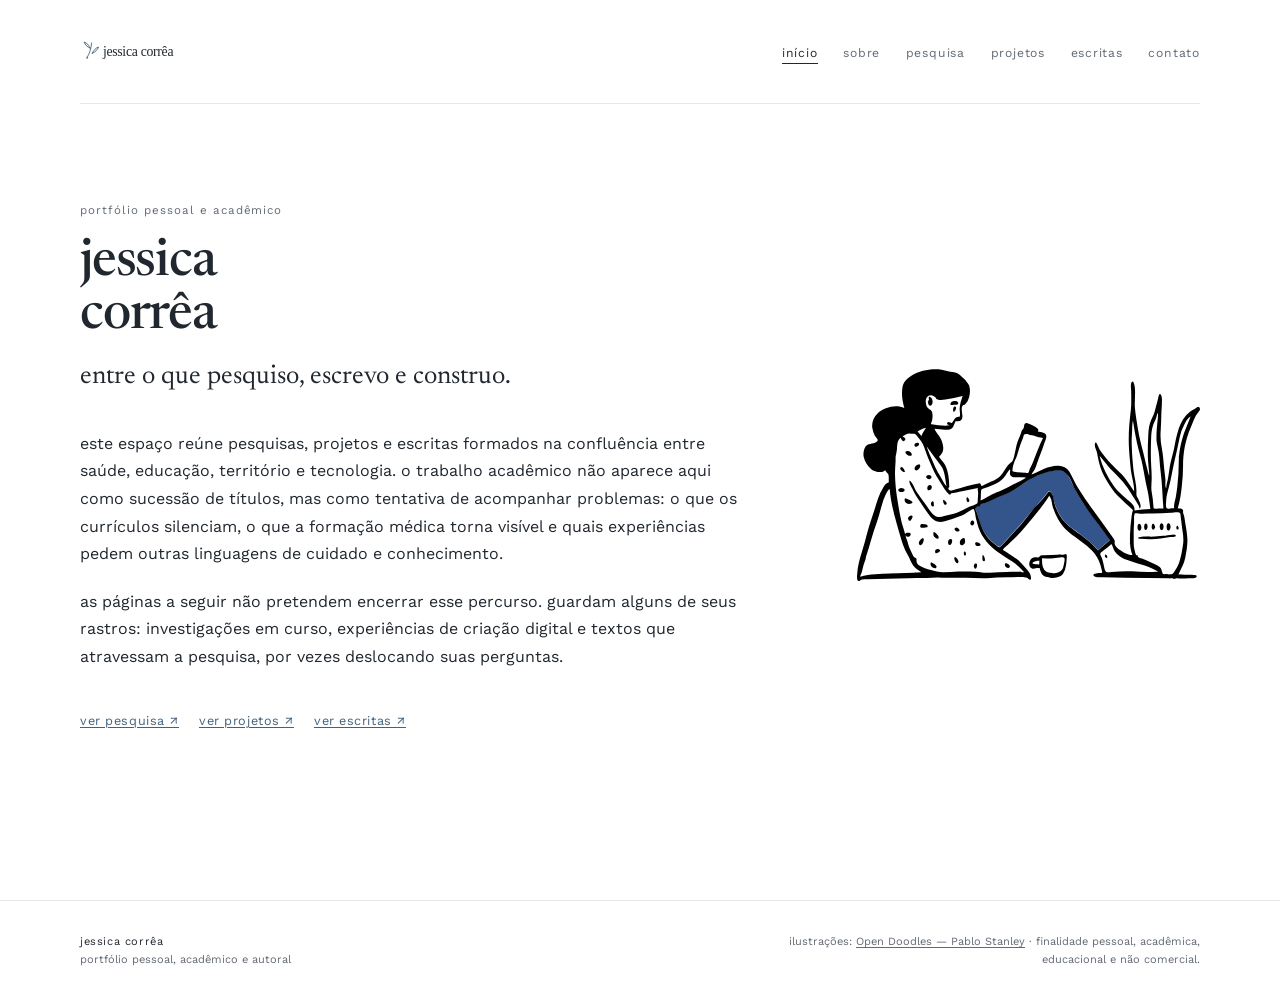
<file: portfolio-jessica-correa-publicacao/index.html>
<!doctype html>
<html lang="pt-BR">
  <head>
    <meta charset="utf-8">
    <meta name="viewport" content="width=device-width, initial-scale=1">
    <meta name="description" content="pesquisa, educação, saúde, tecnologia e escritas de jessica corrêa.">
    <title>jessica corrêa — pesquisa, educação, saúde e tecnologia</title>
    <link rel="canonical" href="https://jessicacorrea.study/">
    <link rel="icon" type="image/svg+xml" href="assets/images/favicon.svg">
    <meta property="og:type" content="website">
    <meta property="og:locale" content="pt_BR">
    <meta property="og:site_name" content="jessica corrêa">
    <meta property="og:title" content="jessica corrêa — pesquisa, educação, saúde e tecnologia">
    <meta property="og:description" content="pesquisas, projetos e escritas formados na confluência entre saúde, educação, território e tecnologia.">
    <meta property="og:url" content="https://jessicacorrea.study/">
    <meta property="og:image" content="https://jessicacorrea.study/assets/images/og-jessica-correa-v2.png">
    <meta property="og:image:type" content="image/png">
    <meta property="og:image:width" content="1200">
    <meta property="og:image:height" content="630">
    <meta property="og:image:alt" content="jessica corrêa — pesquisa, educação, saúde e tecnologia.">
    <meta name="twitter:card" content="summary_large_image">
    <meta name="twitter:title" content="jessica corrêa — pesquisa, educação, saúde e tecnologia">
    <meta name="twitter:description" content="pesquisas, projetos e escritas em saúde, educação, território e tecnologia.">
    <meta name="twitter:image" content="https://jessicacorrea.study/assets/images/og-jessica-correa-v2.png">
    <link rel="stylesheet" href="assets/css/style.css">
    <script defer src="assets/js/main.js"></script>
  </head>
  <body>
    <a class="skip-link" href="#conteudo">ir para o conteúdo</a>
    <header class="site-shell site-header">
      <a class="wordmark" href="/" aria-label="jessica corrêa"><img class="brand-logo" src="assets/images/logo-jessica-correa.svg" alt="jessica corrêa"></a>
      <button class="nav-toggle" type="button" data-nav-toggle aria-expanded="false" aria-controls="navegacao">menu</button>
      <nav class="site-nav" id="navegacao" data-site-nav aria-label="navegação principal">
        <ul>
          <li><a href="/" aria-current="page">início</a></li>
          <li><a href="sobre/">sobre</a></li>
          <li><a href="pesquisa/">pesquisa</a></li>
          <li><a href="projetos/">projetos</a></li>
          <li><a href="escritas/">escritas</a></li>
          <li><a href="contato/">contato</a></li>
        </ul>
      </nav>
    </header>

    <main id="conteudo" class="site-shell home">
      <div class="home__content">
        <p class="eyebrow">portfólio pessoal e acadêmico</p>
        <h1>jessica<br>corrêa</h1>
        <p class="lede">entre o que pesquiso, escrevo e construo.</p>
        <div class="prose" style="margin-top: 2.2rem;">
          <p>este espaço reúne pesquisas, projetos e escritas formados na confluência entre saúde, educação, território e tecnologia. o trabalho acadêmico não aparece aqui como sucessão de títulos, mas como tentativa de acompanhar problemas: o que os currículos silenciam, o que a formação médica torna visível e quais experiências pedem outras linguagens de cuidado e conhecimento.</p>
          <p>as páginas a seguir não pretendem encerrar esse percurso. guardam alguns de seus rastros: investigações em curso, experiências de criação digital e textos que atravessam a pesquisa, por vezes deslocando suas perguntas.</p>
        </div>
        <p class="home__links"><a class="text-link" href="pesquisa/">ver pesquisa ↗</a><a class="text-link" href="projetos/">ver projetos ↗</a><a class="text-link" href="escritas/">ver escritas ↗</a></p>
      </div>
      <figure class="home__visual home__reading" aria-hidden="true">
        <img src="assets/images/open-doodles-reading-side.svg" alt="">
      </figure>
      </div>
    </main>

    <footer class="site-footer">
      <div class="site-shell footer-grid">
        <div>
          <p class="footer-title">jessica corrêa</p>
          <p class="footer-copy">portfólio pessoal, acadêmico e autoral</p>
        </div>
        <p class="credit">ilustrações: <a href="https://www.opendoodles.com/" target="_blank" rel="noreferrer">Open Doodles — Pablo Stanley</a> · finalidade pessoal, acadêmica, educacional e não comercial.</p>
      </div>
    </footer>
  </body>
</html>
</file>
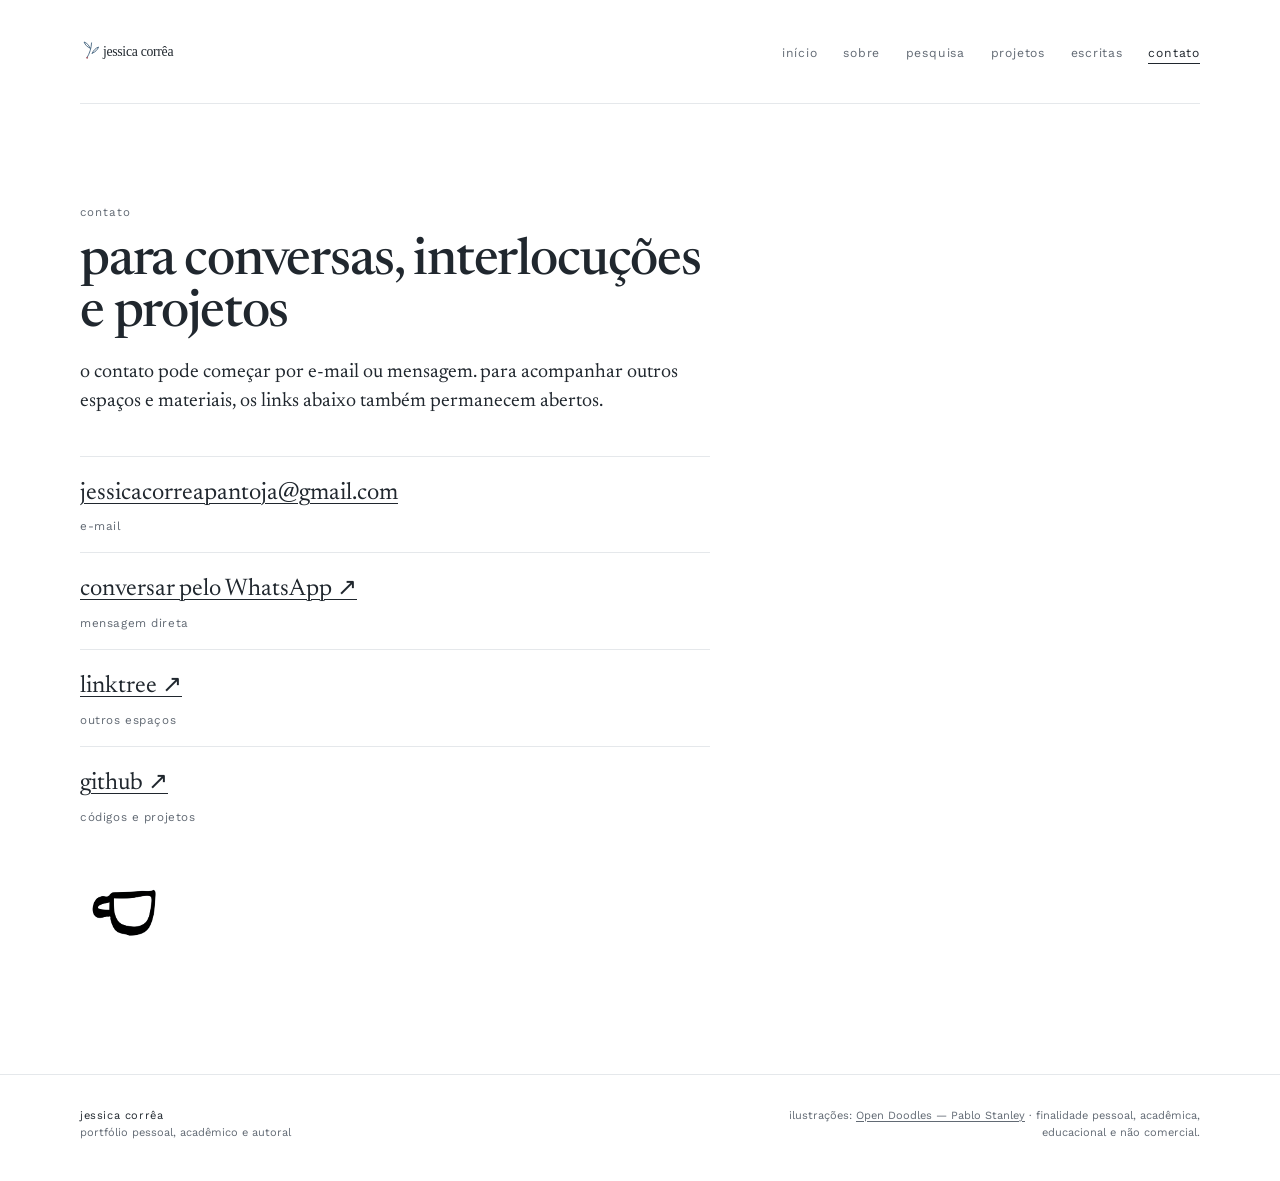
<file: portfolio-jessica-correa-publicacao/contato/index.html>
<!doctype html>
<html lang="pt-BR">
  <head>
    <meta charset="utf-8">
    <meta name="viewport" content="width=device-width, initial-scale=1">
    <meta name="description" content="Contato de jessica corrêa.">
    <title>contato · jessica corrêa</title>
    <link rel="canonical" href="https://jessicacorrea.study/contato/">
    <link rel="icon" type="image/svg+xml" href="../assets/images/favicon.svg">
    <meta property="og:type" content="website">
    <meta property="og:locale" content="pt_BR">
    <meta property="og:site_name" content="jessica corrêa">
    <meta property="og:title" content="contato · jessica corrêa">
    <meta property="og:description" content="para conversas, interlocuções e projetos.">
    <meta property="og:url" content="https://jessicacorrea.study/contato/">
    <meta property="og:image" content="https://jessicacorrea.study/assets/images/og-jessica-correa-v2.png">
    <meta property="og:image:type" content="image/png">
    <meta property="og:image:width" content="1200">
    <meta property="og:image:height" content="630">
    <meta property="og:image:alt" content="jessica corrêa — pesquisa, educação, saúde e tecnologia.">
    <meta name="twitter:card" content="summary_large_image">
    <meta name="twitter:title" content="contato · jessica corrêa">
    <meta name="twitter:description" content="para conversas, interlocuções e projetos.">
    <meta name="twitter:image" content="https://jessicacorrea.study/assets/images/og-jessica-correa-v2.png">
    <link rel="stylesheet" href="../assets/css/style.css">
    <script defer src="../assets/js/main.js"></script>
  </head>
  <body>
    <a class="skip-link" href="#conteudo">ir para o conteúdo</a>
    <header class="site-shell site-header">
      <a class="wordmark" href="../" aria-label="jessica corrêa"><img class="brand-logo" src="../assets/images/logo-jessica-correa.svg" alt="jessica corrêa"></a>
      <button class="nav-toggle" type="button" data-nav-toggle aria-expanded="false" aria-controls="navegacao">menu</button>
      <nav class="site-nav" id="navegacao" data-site-nav aria-label="navegação principal"><ul><li><a href="../">início</a></li><li><a href="../sobre/">sobre</a></li><li><a href="../pesquisa/">pesquisa</a></li><li><a href="../projetos/">projetos</a></li><li><a href="../escritas/">escritas</a></li><li><a href="./" aria-current="page">contato</a></li></ul></nav>
    </header>

    <main id="conteudo" class="site-shell page">
      <div class="contact-block">
        <p class="eyebrow">contato</p>
        <h1>para conversas, interlocuções e projetos</h1>
        <p class="intro">o contato pode começar por e-mail ou mensagem. para acompanhar outros espaços e materiais, os links abaixo também permanecem abertos.</p>
        <ul class="contact-links">
          <li><a href="mailto:jessicacorreapantoja@gmail.com">jessicacorreapantoja@gmail.com</a><span>e-mail</span></li>
          <li><a href="https://wa.me/5511980001003" target="_blank" rel="noreferrer">conversar pelo WhatsApp ↗</a><span>mensagem direta</span></li>
          <li><a href="https://linktr.ee/jssccrr" target="_blank" rel="noreferrer">linktree ↗</a><span>outros espaços</span></li>
          <li><a href="https://github.com/correajessica" target="_blank" rel="noreferrer">github ↗</a><span>códigos e projetos</span></li>
        </ul>
        <figure class="contact-cup" aria-hidden="true"><img src="../assets/images/doodle-xicara.png" alt=""></figure>
      </div>
    </main>

    <footer class="site-footer"><div class="site-shell footer-grid"><div><p class="footer-title">jessica corrêa</p><p class="footer-copy">portfólio pessoal, acadêmico e autoral</p></div><p class="credit">ilustrações: <a href="https://www.opendoodles.com/" target="_blank" rel="noreferrer">Open Doodles — Pablo Stanley</a> · finalidade pessoal, acadêmica, educacional e não comercial.</p></div></footer>
  </body>
</html>
</file>
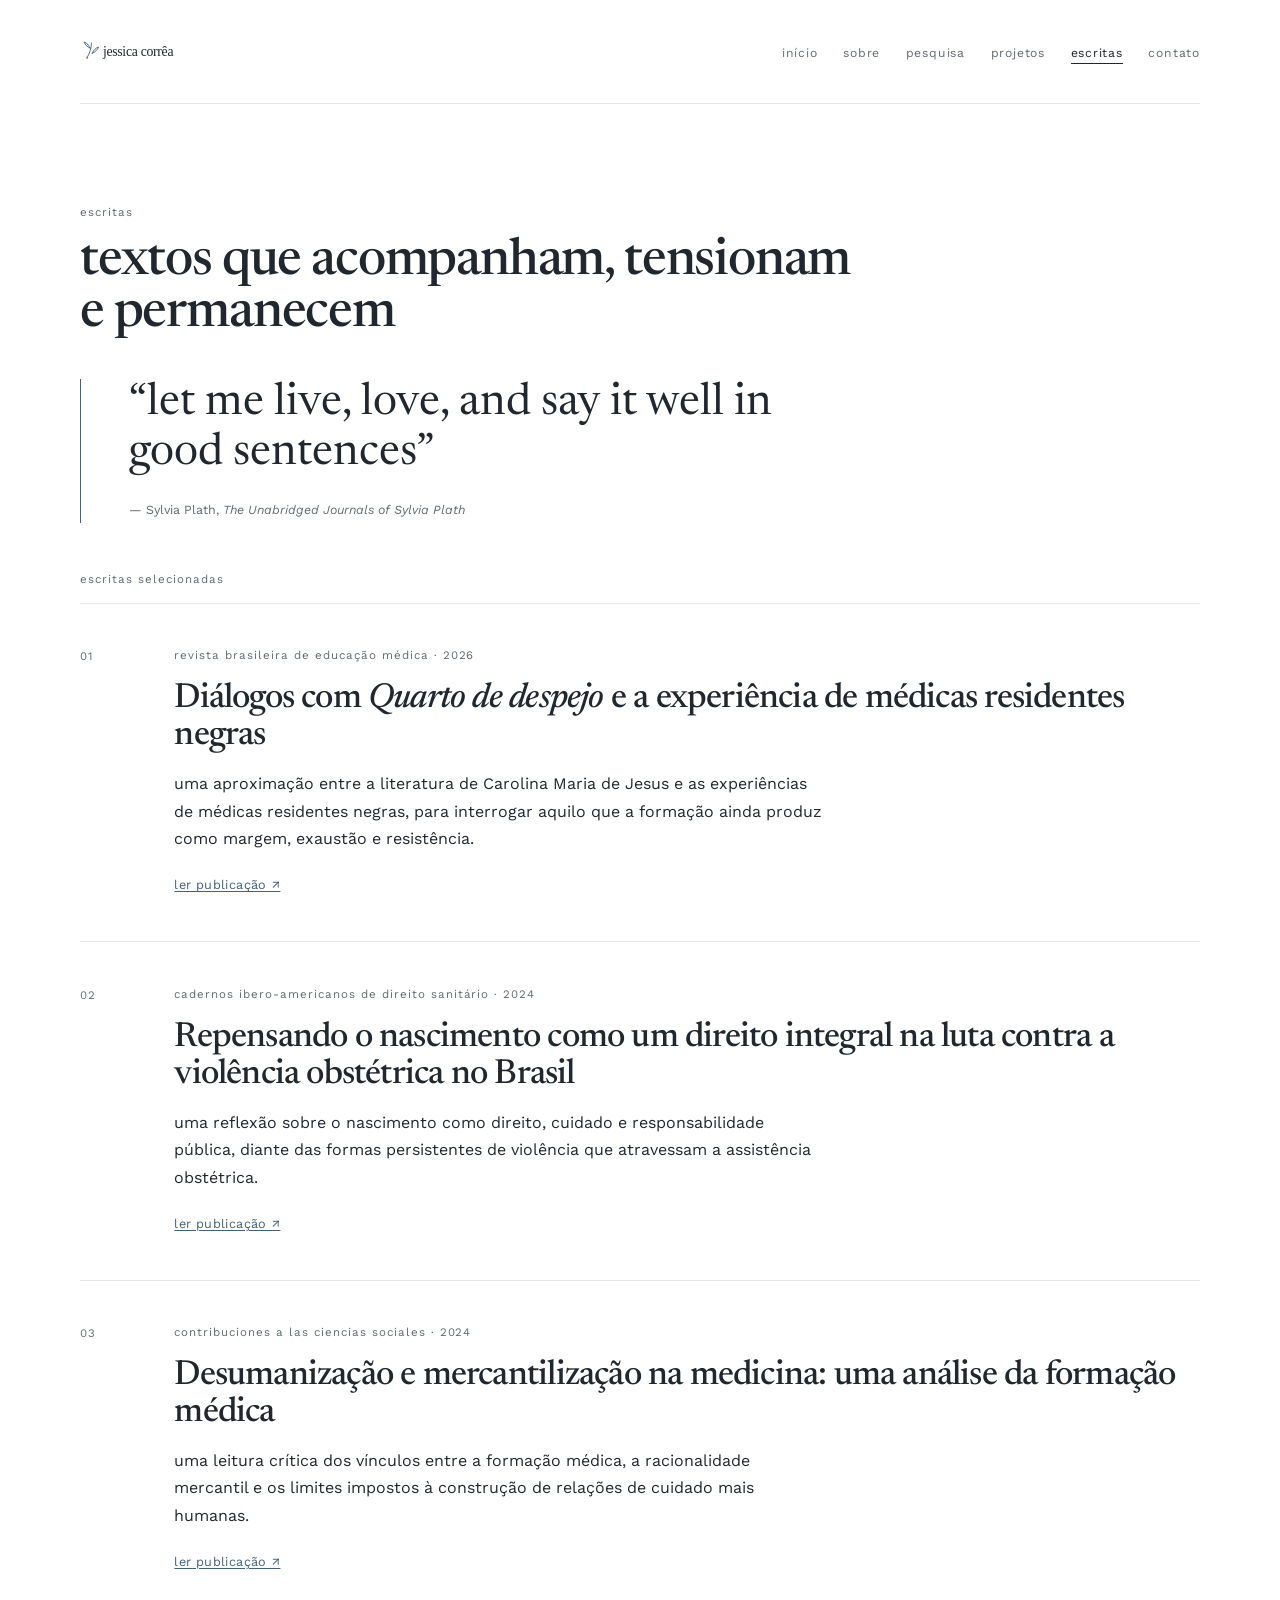
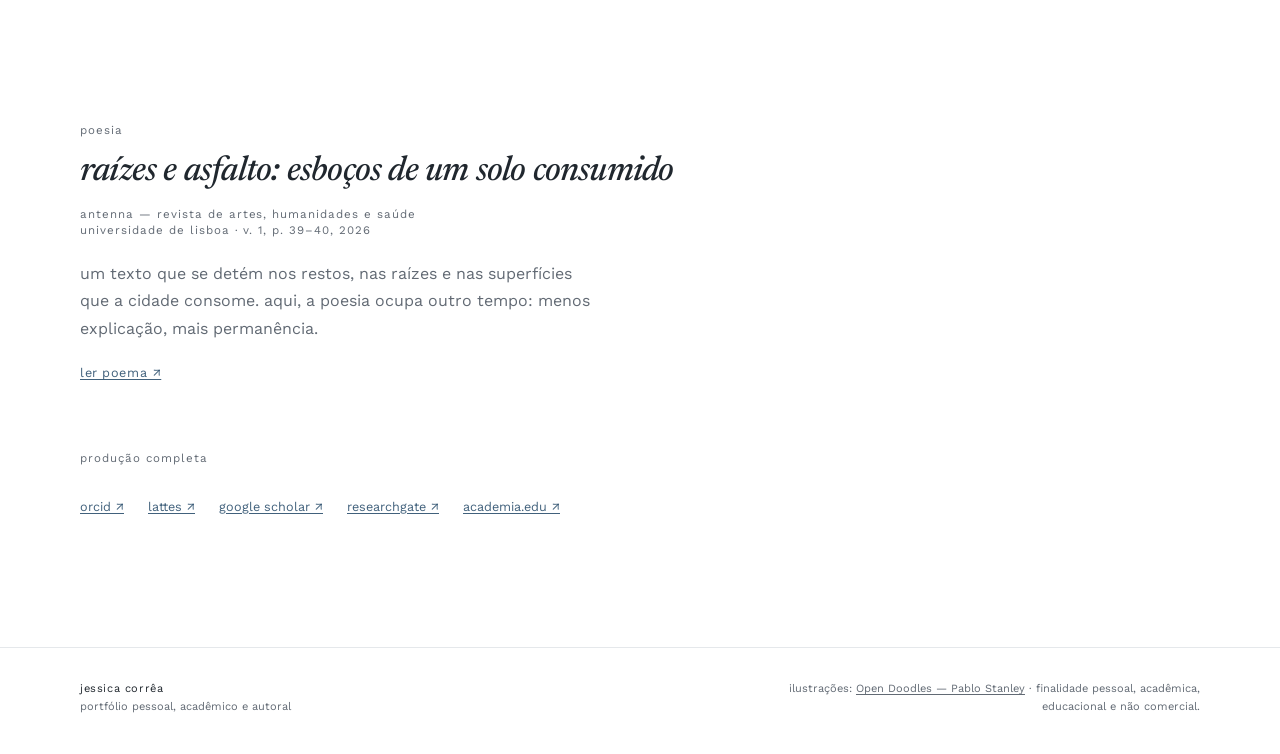
<file: portfolio-jessica-correa-publicacao/escritas/index.html>
<!doctype html>
<html lang="pt-BR">
  <head>
    <meta charset="utf-8">
    <meta name="viewport" content="width=device-width, initial-scale=1">
    <meta name="description" content="Escritas selecionadas de jessica corrêa.">
    <title>escritas · jessica corrêa</title>
    <link rel="canonical" href="https://jessicacorrea.study/escritas/">
    <link rel="icon" type="image/svg+xml" href="../assets/images/favicon.svg">
    <meta property="og:type" content="website">
    <meta property="og:locale" content="pt_BR">
    <meta property="og:site_name" content="jessica corrêa">
    <meta property="og:title" content="escritas · jessica corrêa">
    <meta property="og:description" content="textos que acompanham, tensionam e permanecem.">
    <meta property="og:url" content="https://jessicacorrea.study/escritas/">
    <meta property="og:image" content="https://jessicacorrea.study/assets/images/og-jessica-correa-v2.png">
    <meta property="og:image:type" content="image/png">
    <meta property="og:image:width" content="1200">
    <meta property="og:image:height" content="630">
    <meta property="og:image:alt" content="jessica corrêa — pesquisa, educação, saúde e tecnologia.">
    <meta name="twitter:card" content="summary_large_image">
    <meta name="twitter:title" content="escritas · jessica corrêa">
    <meta name="twitter:description" content="textos que acompanham, tensionam e permanecem.">
    <meta name="twitter:image" content="https://jessicacorrea.study/assets/images/og-jessica-correa-v2.png">
    <link rel="stylesheet" href="../assets/css/style.css">
    <script defer src="../assets/js/main.js"></script>
  </head>
  <body>
    <a class="skip-link" href="#conteudo">ir para o conteúdo</a>
    <header class="site-shell site-header">
      <a class="wordmark" href="../" aria-label="jessica corrêa"><img class="brand-logo" src="../assets/images/logo-jessica-correa.svg" alt="jessica corrêa"></a>
      <button class="nav-toggle" type="button" data-nav-toggle aria-expanded="false" aria-controls="navegacao">menu</button>
      <nav class="site-nav" id="navegacao" data-site-nav aria-label="navegação principal"><ul><li><a href="../">início</a></li><li><a href="../sobre/">sobre</a></li><li><a href="../pesquisa/">pesquisa</a></li><li><a href="../projetos/">projetos</a></li><li><a href="./" aria-current="page">escritas</a></li><li><a href="../contato/">contato</a></li></ul></nav>
    </header>

    <main id="conteudo" class="site-shell page">
      <div class="page-heading--writing">
        <div>
          <p class="eyebrow">escritas</p>
          <h1>textos que acompanham, tensionam e permanecem</h1>
        </div>
      </div>

      <div class="quote-block">
        <blockquote>“let me live, love, and say it well in good sentences”</blockquote>
        <cite>— Sylvia Plath, <em>The Unabridged Journals of Sylvia Plath</em></cite>
      </div>

      <section aria-labelledby="artigos">
        <p class="eyebrow" id="artigos">escritas selecionadas</p>
        <ol class="publication-list">
          <li class="publication">
            <p class="publication__number">01</p>
            <div>
              <p class="meta">Revista Brasileira de Educação Médica · 2026</p>
              <h2>Diálogos com <em>Quarto de despejo</em> e a experiência de médicas residentes negras</h2>
              <p>uma aproximação entre a literatura de Carolina Maria de Jesus e as experiências de médicas residentes negras, para interrogar aquilo que a formação ainda produz como margem, exaustão e resistência.</p>
              <a class="publication__link" href="https://doi.org/10.1590/1981-5271v50.supl.1-20260098" target="_blank" rel="noreferrer">ler publicação ↗</a>
            </div>
          </li>
          <li class="publication">
            <p class="publication__number">02</p>
            <div>
              <p class="meta">Cadernos Ibero-Americanos de Direito Sanitário · 2024</p>
              <h2>Repensando o nascimento como um direito integral na luta contra a violência obstétrica no Brasil</h2>
              <p>uma reflexão sobre o nascimento como direito, cuidado e responsabilidade pública, diante das formas persistentes de violência que atravessam a assistência obstétrica.</p>
              <a class="publication__link" href="https://doi.org/10.17566/ciads.v13i2.1233" target="_blank" rel="noreferrer">ler publicação ↗</a>
            </div>
          </li>
          <li class="publication">
            <p class="publication__number">03</p>
            <div>
              <p class="meta">Contribuciones a las Ciencias Sociales · 2024</p>
              <h2>Desumanização e mercantilização na medicina: uma análise da formação médica</h2>
              <p>uma leitura crítica dos vínculos entre a formação médica, a racionalidade mercantil e os limites impostos à construção de relações de cuidado mais humanas.</p>
              <a class="publication__link" href="https://doi.org/10.55905/revconv.17n.10-307" target="_blank" rel="noreferrer">ler publicação ↗</a>
            </div>
          </li>
        </ol>
      </section>

      <section class="poetry" aria-labelledby="poesia">
        <p class="eyebrow" id="poesia">poesia</p>
        <h2><em>raízes e asfalto: esboços de um solo consumido</em></h2>
        <p class="meta">ANTENNA — Revista de Artes, Humanidades e Saúde<br>Universidade de Lisboa · v. 1, p. 39–40, 2026</p>
        <p>um texto que se detém nos restos, nas raízes e nas superfícies que a cidade consome. aqui, a poesia ocupa outro tempo: menos explicação, mais permanência.</p>
        <p><a class="text-link" href="https://antenna.letras.ulisboa.pt/wp-content/uploads/2026/05/A1_raizes-e-asfalto_esbocos-de-um-solo-consumido.pdf" target="_blank" rel="noreferrer">ler poema ↗</a></p>
      </section>

      <section class="prose" aria-labelledby="producao-completa">
        <p class="eyebrow" id="producao-completa">produção completa</p>
        <ul class="profile-links"><li><a href="https://orcid.org/0000-0001-5714-7909" target="_blank" rel="noreferrer">orcid ↗</a></li><li><a href="https://lattes.cnpq.br/5291107412425263" target="_blank" rel="noreferrer">lattes ↗</a></li><li><a href="https://scholar.google.com.br/citations?user=qLzJ3MkAAAAJ&amp;hl=pt-BR" target="_blank" rel="noreferrer">google scholar ↗</a></li><li><a href="https://www.researchgate.net/profile/Jessica-Pantoja-6" target="_blank" rel="noreferrer">researchgate ↗</a></li><li><a href="https://pgcsiamspe.academia.edu/JessicaPantoja" target="_blank" rel="noreferrer">academia.edu ↗</a></li></ul>
      </section>
    </main>

    <footer class="site-footer"><div class="site-shell footer-grid"><div><p class="footer-title">jessica corrêa</p><p class="footer-copy">portfólio pessoal, acadêmico e autoral</p></div><p class="credit">ilustrações: <a href="https://www.opendoodles.com/" target="_blank" rel="noreferrer">Open Doodles — Pablo Stanley</a> · finalidade pessoal, acadêmica, educacional e não comercial.</p></div></footer>
  </body>
</html>
</file>
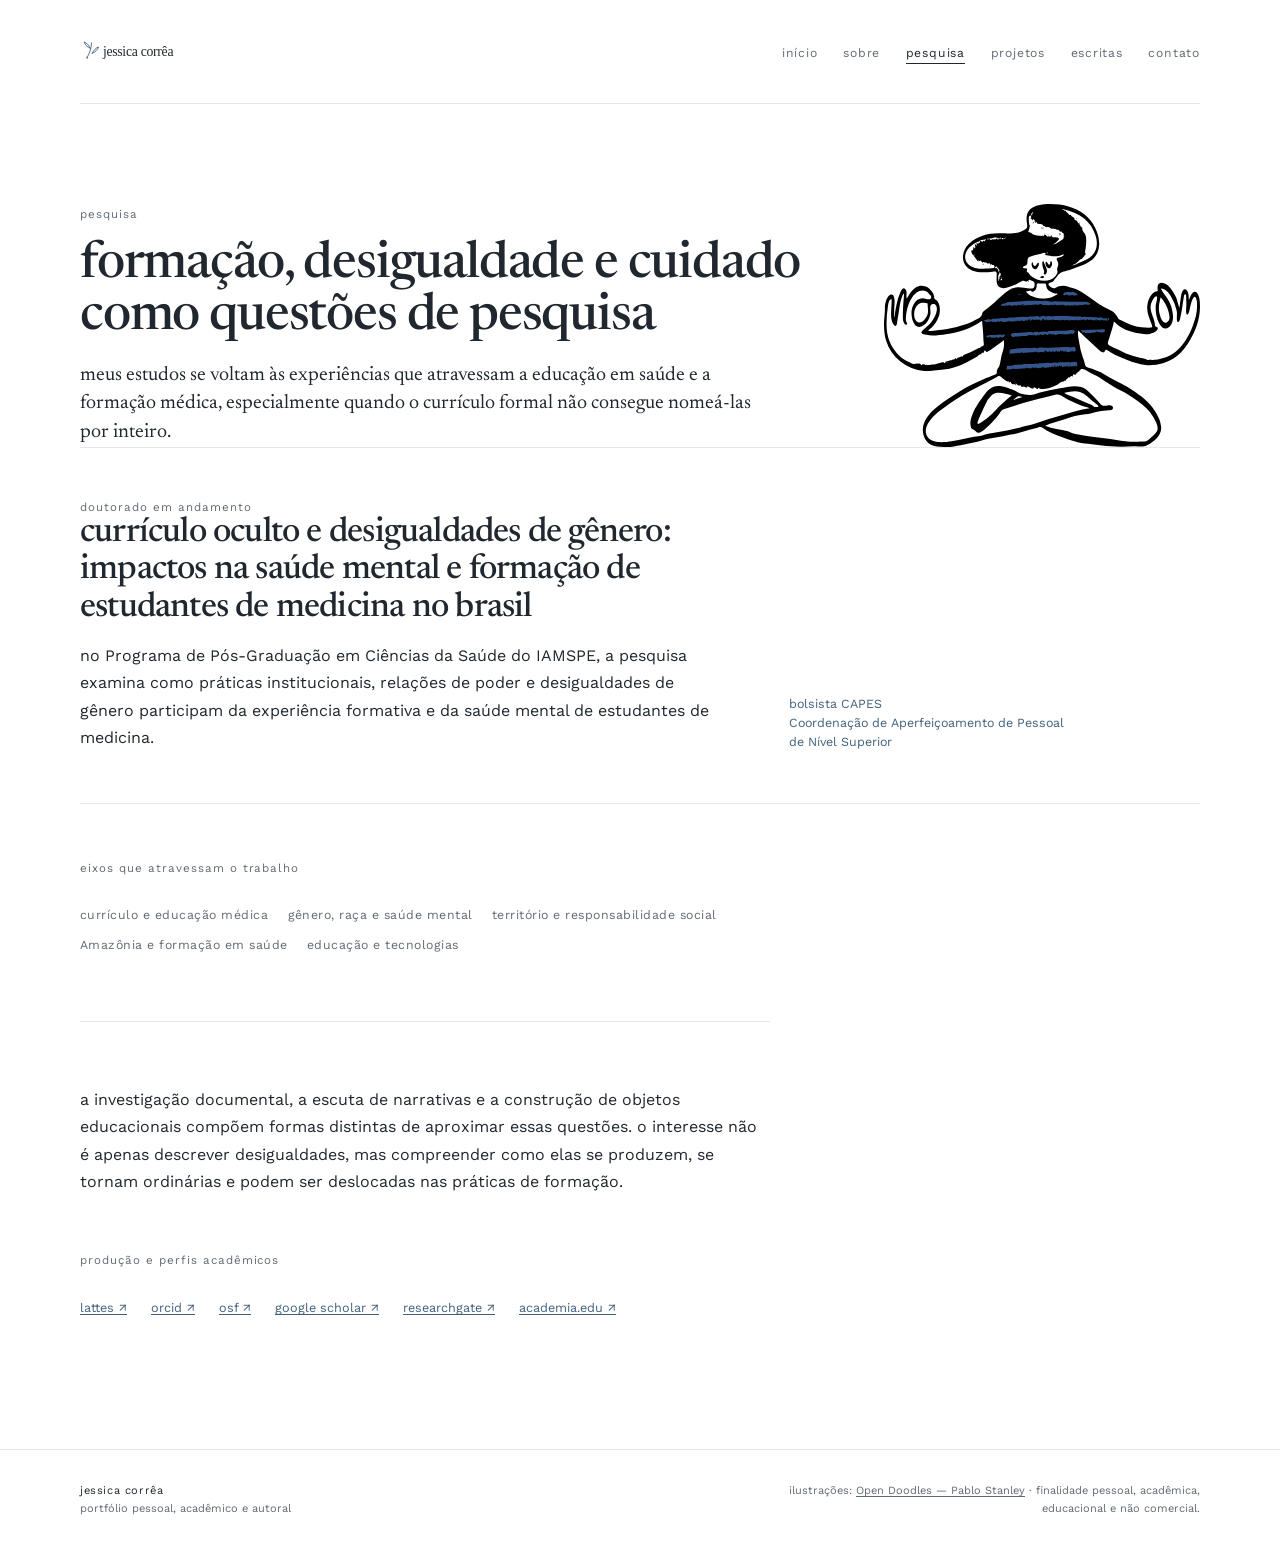
<file: portfolio-jessica-correa-publicacao/pesquisa/index.html>
<!doctype html>
<html lang="pt-BR">
  <head>
    <meta charset="utf-8">
    <meta name="viewport" content="width=device-width, initial-scale=1">
    <meta name="description" content="Linhas de pesquisa de jessica corrêa.">
    <title>pesquisa · jessica corrêa</title>
    <link rel="canonical" href="https://jessicacorrea.study/pesquisa/">
    <link rel="icon" type="image/svg+xml" href="../assets/images/favicon.svg">
    <meta property="og:type" content="website">
    <meta property="og:locale" content="pt_BR">
    <meta property="og:site_name" content="jessica corrêa">
    <meta property="og:title" content="pesquisa · jessica corrêa">
    <meta property="og:description" content="formação, desigualdade e cuidado como questões de pesquisa.">
    <meta property="og:url" content="https://jessicacorrea.study/pesquisa/">
    <meta property="og:image" content="https://jessicacorrea.study/assets/images/og-jessica-correa-v2.png">
    <meta property="og:image:type" content="image/png">
    <meta property="og:image:width" content="1200">
    <meta property="og:image:height" content="630">
    <meta property="og:image:alt" content="jessica corrêa — pesquisa, educação, saúde e tecnologia.">
    <meta name="twitter:card" content="summary_large_image">
    <meta name="twitter:title" content="pesquisa · jessica corrêa">
    <meta name="twitter:description" content="formação, desigualdade e cuidado como questões de pesquisa.">
    <meta name="twitter:image" content="https://jessicacorrea.study/assets/images/og-jessica-correa-v2.png">
    <link rel="stylesheet" href="../assets/css/style.css">
    <script defer src="../assets/js/main.js"></script>
  </head>
  <body>
    <a class="skip-link" href="#conteudo">ir para o conteúdo</a>
    <header class="site-shell site-header">
      <a class="wordmark" href="../" aria-label="jessica corrêa"><img class="brand-logo" src="../assets/images/logo-jessica-correa.svg" alt="jessica corrêa"></a>
      <button class="nav-toggle" type="button" data-nav-toggle aria-expanded="false" aria-controls="navegacao">menu</button>
      <nav class="site-nav" id="navegacao" data-site-nav aria-label="navegação principal"><ul><li><a href="../">início</a></li><li><a href="../sobre/">sobre</a></li><li><a href="./" aria-current="page">pesquisa</a></li><li><a href="../projetos/">projetos</a></li><li><a href="../escritas/">escritas</a></li><li><a href="../contato/">contato</a></li></ul></nav>
    </header>

    <main id="conteudo" class="site-shell page">
      <div class="page-heading--illustrated">
        <div>
          <p class="eyebrow">pesquisa</p>
          <h1>formação, desigualdade e cuidado como questões de pesquisa</h1>
          <p class="intro">meus estudos se voltam às experiências que atravessam a educação em saúde e a formação médica, especialmente quando o currículo formal não consegue nomeá-las por inteiro.</p>
        </div>
        <figure class="page-illustration page-illustration--research"><img src="../assets/images/open-doodles-meditacao.svg" alt="Ilustração de uma pessoa em meditação." loading="lazy" decoding="async"></figure>
      </div>

      <section class="research-focus" aria-labelledby="doutorado">
        <div>
          <p class="kicker">doutorado em andamento</p>
          <h2 id="doutorado">currículo oculto e desigualdades de gênero: impactos na saúde mental e formação de estudantes de medicina no brasil</h2>
          <p>no Programa de Pós-Graduação em Ciências da Saúde do IAMSPE, a pesquisa examina como práticas institucionais, relações de poder e desigualdades de gênero participam da experiência formativa e da saúde mental de estudantes de medicina.</p>
        </div>
        <p class="funding-note">bolsista CAPES<br>Coordenação de Aperfeiçoamento de Pessoal de Nível Superior</p>
      </section>

      <section class="prose research-section">
        <p class="eyebrow">eixos que atravessam o trabalho</p>
        <ul class="themes"><li>currículo e educação médica</li><li>gênero, raça e saúde mental</li><li>território e responsabilidade social</li><li>Amazônia e formação em saúde</li><li>educação e tecnologias</li></ul>
        <div class="section-rule"></div>
        <p>a investigação documental, a escuta de narrativas e a construção de objetos educacionais compõem formas distintas de aproximar essas questões. o interesse não é apenas descrever desigualdades, mas compreender como elas se produzem, se tornam ordinárias e podem ser deslocadas nas práticas de formação.</p>
      </section>

      <section class="prose research-section" aria-labelledby="perfis">
        <p class="eyebrow" id="perfis">produção e perfis acadêmicos</p>
        <ul class="profile-links"><li><a href="https://lattes.cnpq.br/5291107412425263" target="_blank" rel="noreferrer">lattes ↗</a></li><li><a href="https://orcid.org/0000-0001-5714-7909" target="_blank" rel="noreferrer">orcid ↗</a></li><li><a href="https://osf.io/tahsd/" target="_blank" rel="noreferrer">osf ↗</a></li><li><a href="https://scholar.google.com.br/citations?user=qLzJ3MkAAAAJ&amp;hl=pt-BR" target="_blank" rel="noreferrer">google scholar ↗</a></li><li><a href="https://www.researchgate.net/profile/Jessica-Pantoja-6" target="_blank" rel="noreferrer">researchgate ↗</a></li><li><a href="https://pgcsiamspe.academia.edu/JessicaPantoja" target="_blank" rel="noreferrer">academia.edu ↗</a></li></ul>
      </section>
    </main>

    <footer class="site-footer"><div class="site-shell footer-grid"><div><p class="footer-title">jessica corrêa</p><p class="footer-copy">portfólio pessoal, acadêmico e autoral</p></div><p class="credit">ilustrações: <a href="https://www.opendoodles.com/" target="_blank" rel="noreferrer">Open Doodles — Pablo Stanley</a> · finalidade pessoal, acadêmica, educacional e não comercial.</p></div></footer>
  </body>
</html>
</file>
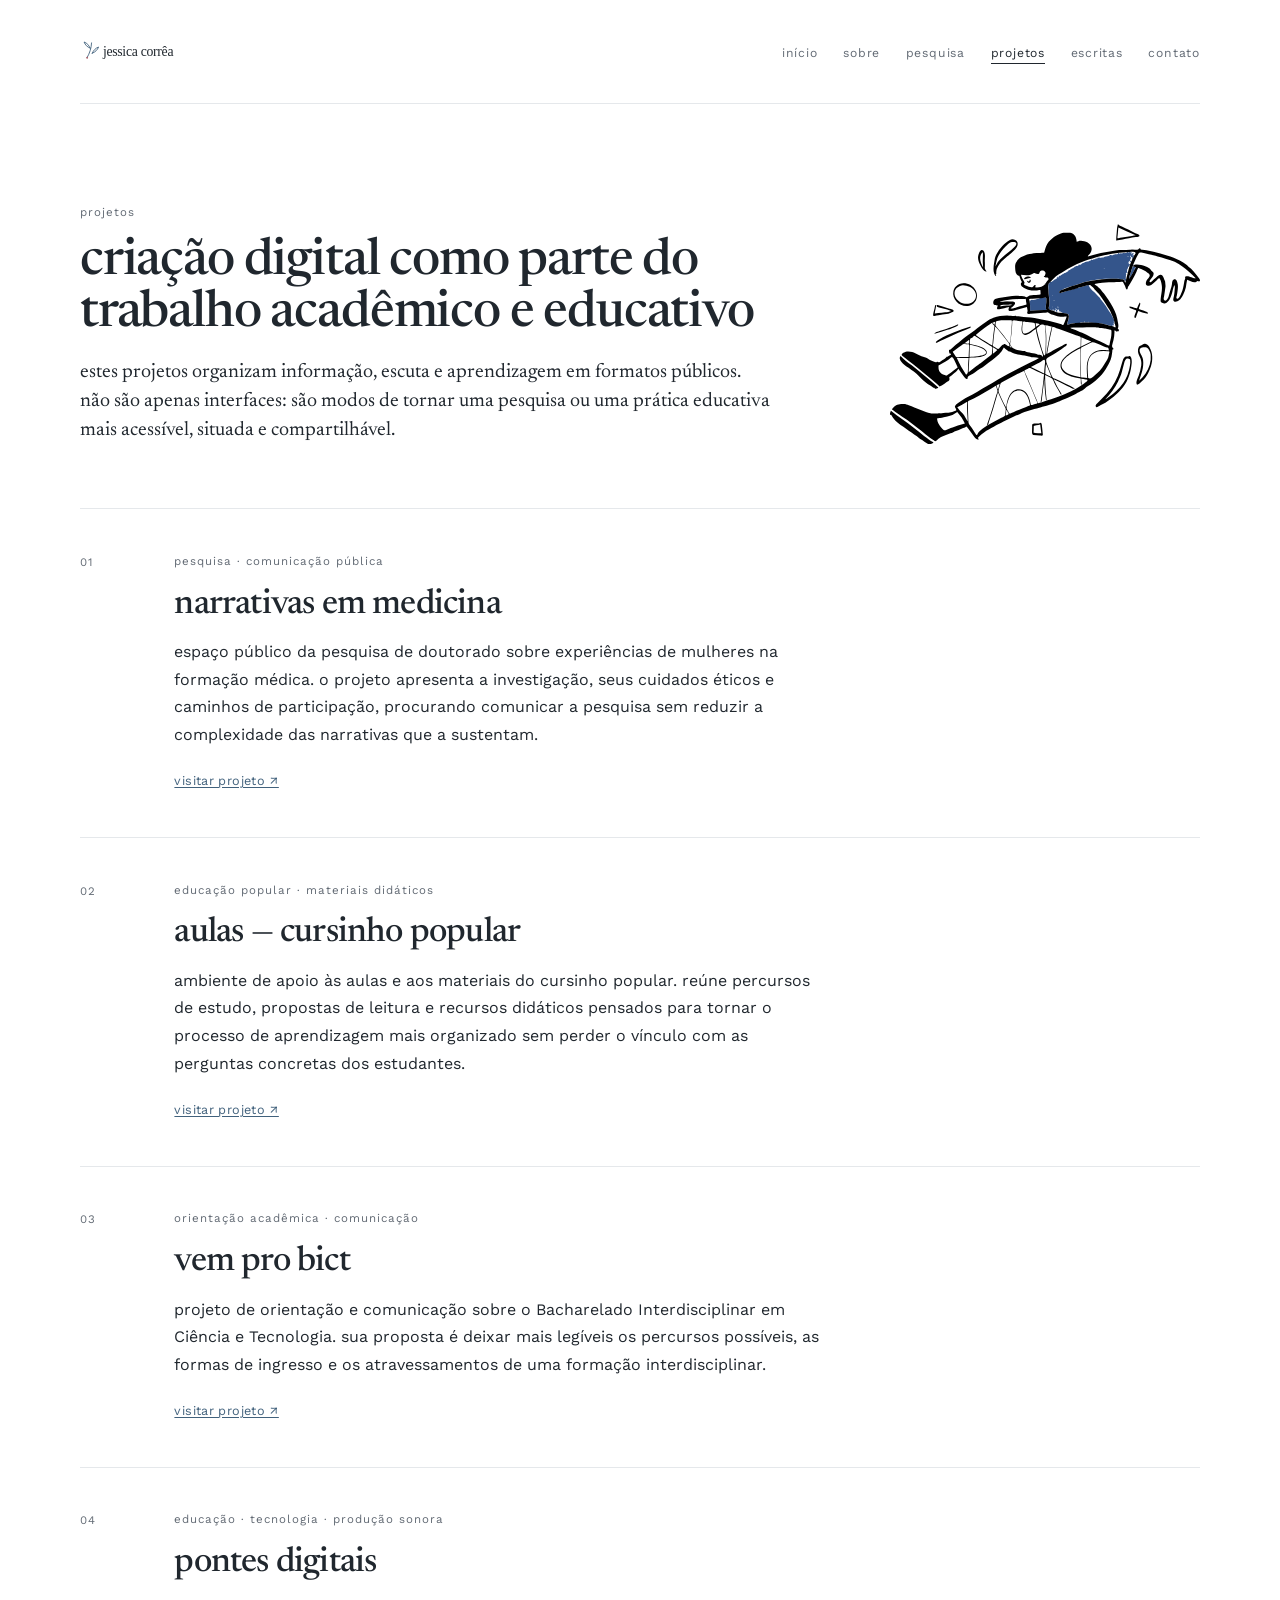
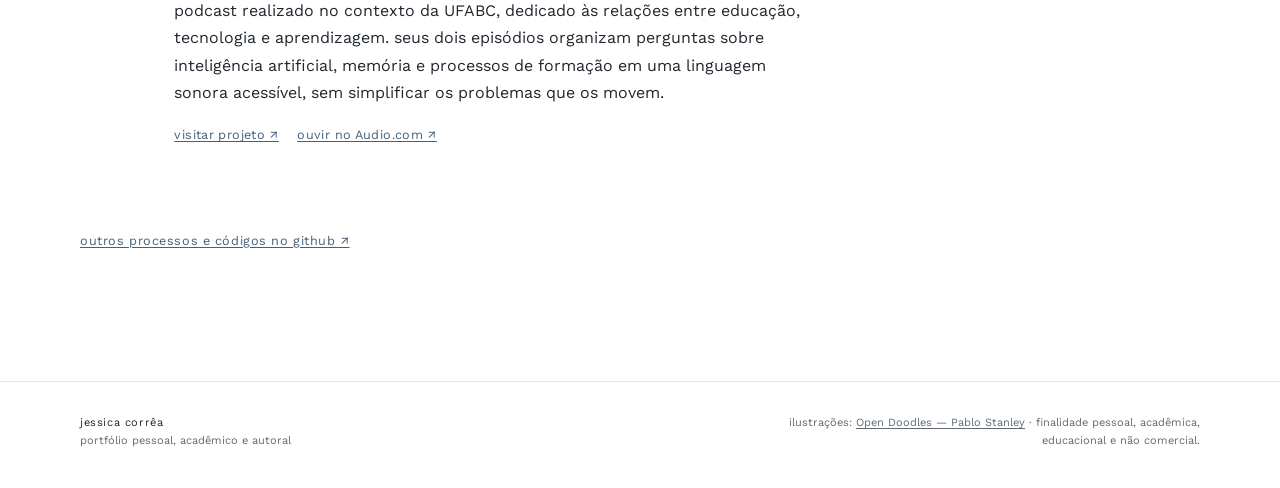
<file: portfolio-jessica-correa-publicacao/projetos/index.html>
<!doctype html>
<html lang="pt-BR">
  <head>
    <meta charset="utf-8">
    <meta name="viewport" content="width=device-width, initial-scale=1">
    <meta name="description" content="Projetos digitais de jessica corrêa.">
    <title>projetos · jessica corrêa</title>
    <link rel="canonical" href="https://jessicacorrea.study/projetos/">
    <link rel="icon" type="image/svg+xml" href="../assets/images/favicon.svg">
    <meta property="og:type" content="website">
    <meta property="og:locale" content="pt_BR">
    <meta property="og:site_name" content="jessica corrêa">
    <meta property="og:title" content="projetos · jessica corrêa">
    <meta property="og:description" content="criação digital como parte do trabalho acadêmico e educativo.">
    <meta property="og:url" content="https://jessicacorrea.study/projetos/">
    <meta property="og:image" content="https://jessicacorrea.study/assets/images/og-jessica-correa-v2.png">
    <meta property="og:image:type" content="image/png">
    <meta property="og:image:width" content="1200">
    <meta property="og:image:height" content="630">
    <meta property="og:image:alt" content="jessica corrêa — pesquisa, educação, saúde e tecnologia.">
    <meta name="twitter:card" content="summary_large_image">
    <meta name="twitter:title" content="projetos · jessica corrêa">
    <meta name="twitter:description" content="criação digital como parte do trabalho acadêmico e educativo.">
    <meta name="twitter:image" content="https://jessicacorrea.study/assets/images/og-jessica-correa-v2.png">
    <link rel="stylesheet" href="../assets/css/style.css">
    <script defer src="../assets/js/main.js"></script>
  </head>
  <body>
    <a class="skip-link" href="#conteudo">ir para o conteúdo</a>
    <header class="site-shell site-header">
      <a class="wordmark" href="../" aria-label="jessica corrêa"><img class="brand-logo" src="../assets/images/logo-jessica-correa.svg" alt="jessica corrêa"></a>
      <button class="nav-toggle" type="button" data-nav-toggle aria-expanded="false" aria-controls="navegacao">menu</button>
      <nav class="site-nav" id="navegacao" data-site-nav aria-label="navegação principal"><ul><li><a href="../">início</a></li><li><a href="../sobre/">sobre</a></li><li><a href="../pesquisa/">pesquisa</a></li><li><a href="./" aria-current="page">projetos</a></li><li><a href="../escritas/">escritas</a></li><li><a href="../contato/">contato</a></li></ul></nav>
    </header>

    <main id="conteudo" class="site-shell page">
      <div class="page-heading--illustrated">
        <div>
          <p class="eyebrow">projetos</p>
          <h1>criação digital como parte do trabalho acadêmico e educativo</h1>
          <p class="intro">estes projetos organizam informação, escuta e aprendizagem em formatos públicos. não são apenas interfaces: são modos de tornar uma pesquisa ou uma prática educativa mais acessível, situada e compartilhável.</p>
        </div>
        <figure class="page-illustration"><img src="../assets/images/open-doodles-criacao.svg" alt="Ilustração de uma pessoa em movimento." loading="lazy" decoding="async"></figure>
      </div>

      <ol class="project-list">
        <li class="project">
          <p class="project__number">01</p>
          <div>
            <p class="meta">pesquisa · comunicação pública</p>
            <h2>narrativas em medicina</h2>
            <p>espaço público da pesquisa de doutorado sobre experiências de mulheres na formação médica. o projeto apresenta a investigação, seus cuidados éticos e caminhos de participação, procurando comunicar a pesquisa sem reduzir a complexidade das narrativas que a sustentam.</p>
            <a class="project__link" href="https://narrativasemmedicina.com.br/" target="_blank" rel="noreferrer">visitar projeto ↗</a>
          </div>
        </li>
        <li class="project">
          <p class="project__number">02</p>
          <div>
            <p class="meta">educação popular · materiais didáticos</p>
            <h2>aulas — cursinho popular</h2>
            <p>ambiente de apoio às aulas e aos materiais do cursinho popular. reúne percursos de estudo, propostas de leitura e recursos didáticos pensados para tornar o processo de aprendizagem mais organizado sem perder o vínculo com as perguntas concretas dos estudantes.</p>
            <a class="project__link" href="https://aulas-jessica-correa.netlify.app/" target="_blank" rel="noreferrer">visitar projeto ↗</a>
          </div>
        </li>
        <li class="project">
          <p class="project__number">03</p>
          <div>
            <p class="meta">orientação acadêmica · comunicação</p>
            <h2>vem pro bict</h2>
            <p>projeto de orientação e comunicação sobre o Bacharelado Interdisciplinar em Ciência e Tecnologia. sua proposta é deixar mais legíveis os percursos possíveis, as formas de ingresso e os atravessamentos de uma formação interdisciplinar.</p>
            <a class="project__link" href="https://vemprobict.netlify.app/" target="_blank" rel="noreferrer">visitar projeto ↗</a>
          </div>
        </li>
        <li class="project">
          <p class="project__number">04</p>
          <div>
            <p class="meta">educação · tecnologia · produção sonora</p>
            <h2>pontes digitais</h2>
            <p>podcast realizado no contexto da UFABC, dedicado às relações entre educação, tecnologia e aprendizagem. seus dois episódios organizam perguntas sobre inteligência artificial, memória e processos de formação em uma linguagem sonora acessível, sem simplificar os problemas que os movem.</p>
            <p class="project__links"><a class="project__link" href="https://pontesdigitais.netlify.app/" target="_blank" rel="noreferrer">visitar projeto ↗</a><a class="project__link" href="https://audio.com/jessicacorrea" target="_blank" rel="noreferrer">ouvir no Audio.com ↗</a></p>
          </div>
        </li>
      </ol>

      <p class="github-link"><a class="text-link" href="https://github.com/correajessica" target="_blank" rel="noreferrer">outros processos e códigos no github ↗</a></p>
    </main>

    <footer class="site-footer"><div class="site-shell footer-grid"><div><p class="footer-title">jessica corrêa</p><p class="footer-copy">portfólio pessoal, acadêmico e autoral</p></div><p class="credit">ilustrações: <a href="https://www.opendoodles.com/" target="_blank" rel="noreferrer">Open Doodles — Pablo Stanley</a> · finalidade pessoal, acadêmica, educacional e não comercial.</p></div></footer>
  </body>
</html>
</file>
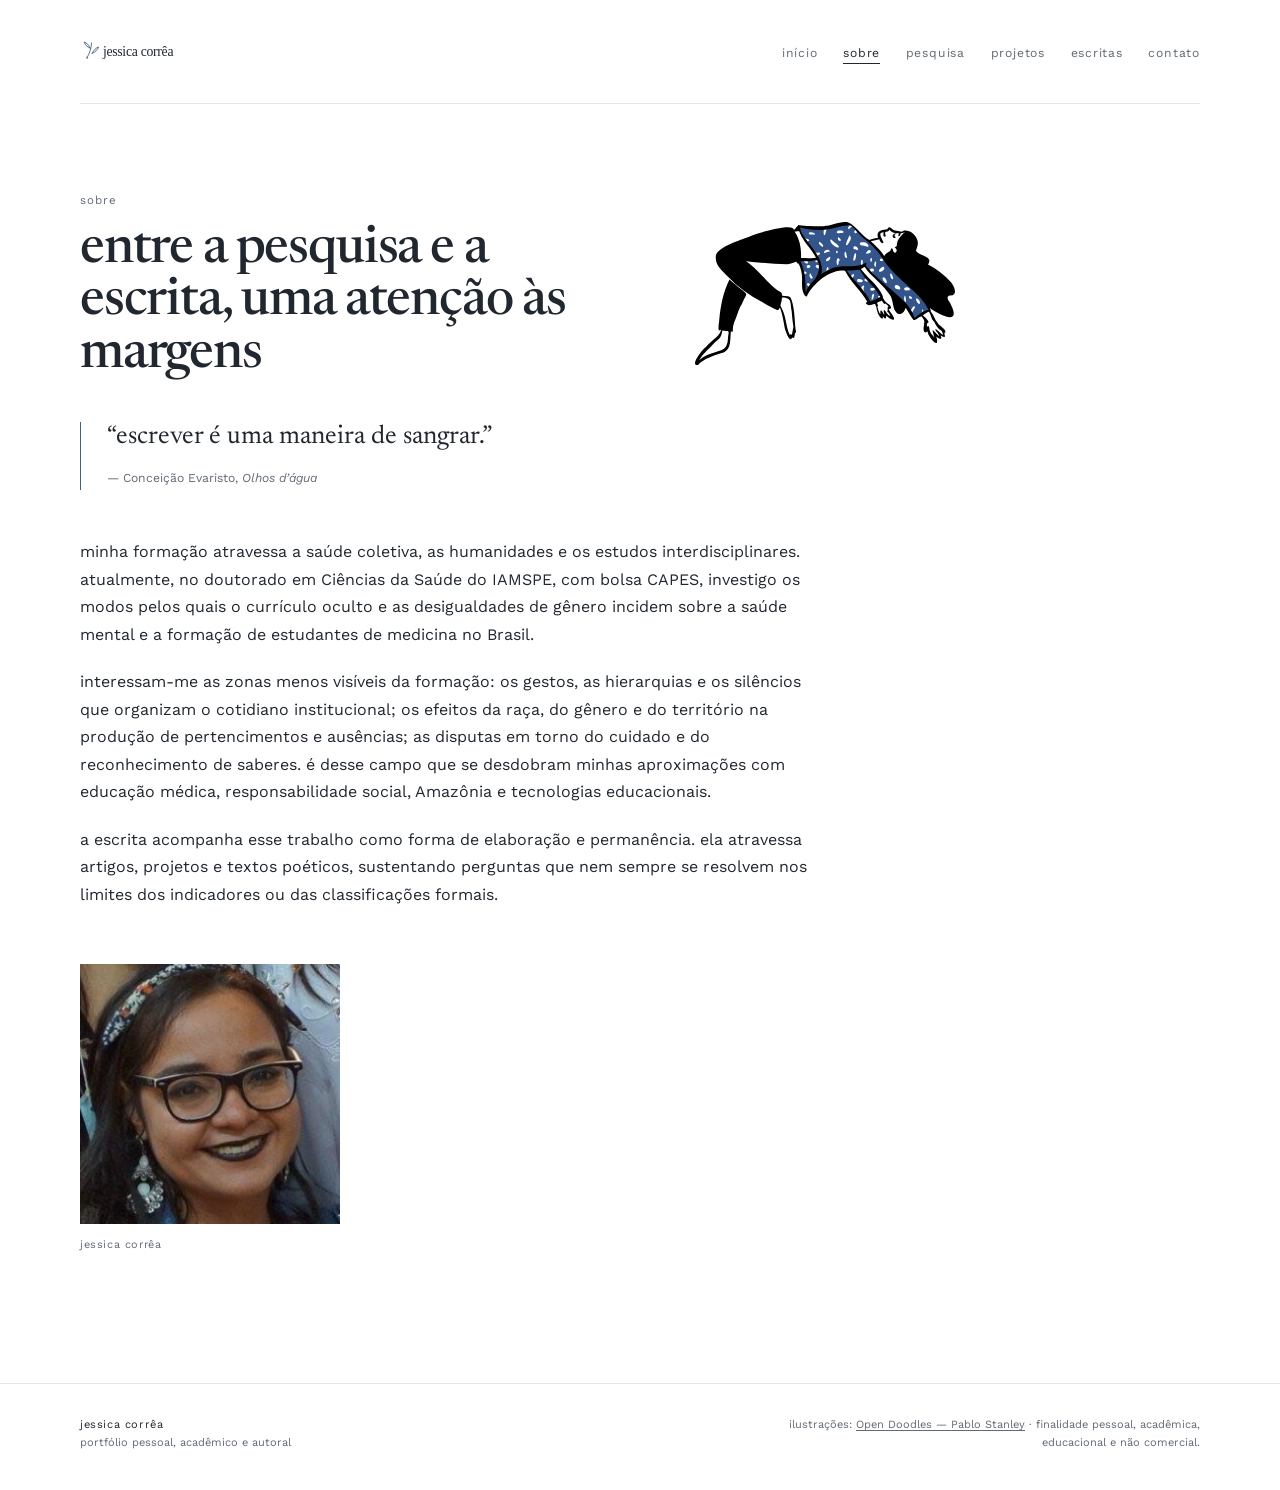
<file: portfolio-jessica-correa-publicacao/sobre/index.html>
<!doctype html>
<html lang="pt-BR">
  <head>
    <meta charset="utf-8">
    <meta name="viewport" content="width=device-width, initial-scale=1">
    <meta name="description" content="Sobre jessica corrêa: pesquisa em saúde, educação e escrita.">
    <title>sobre · jessica corrêa</title>
    <link rel="canonical" href="https://jessicacorrea.study/sobre/">
    <link rel="icon" type="image/svg+xml" href="../assets/images/favicon.svg">
    <meta property="og:type" content="website">
    <meta property="og:locale" content="pt_BR">
    <meta property="og:site_name" content="jessica corrêa">
    <meta property="og:title" content="sobre · jessica corrêa">
    <meta property="og:description" content="entre a pesquisa e a escrita, uma atenção às margens.">
    <meta property="og:url" content="https://jessicacorrea.study/sobre/">
    <meta property="og:image" content="https://jessicacorrea.study/assets/images/og-jessica-correa-v2.png">
    <meta property="og:image:type" content="image/png">
    <meta property="og:image:width" content="1200">
    <meta property="og:image:height" content="630">
    <meta property="og:image:alt" content="jessica corrêa — pesquisa, educação, saúde e tecnologia.">
    <meta name="twitter:card" content="summary_large_image">
    <meta name="twitter:title" content="sobre · jessica corrêa">
    <meta name="twitter:description" content="entre a pesquisa e a escrita, uma atenção às margens.">
    <meta name="twitter:image" content="https://jessicacorrea.study/assets/images/og-jessica-correa-v2.png">
    <link rel="stylesheet" href="../assets/css/style.css">
    <script defer src="../assets/js/main.js"></script>
  </head>
  <body>
    <a class="skip-link" href="#conteudo">ir para o conteúdo</a>
    <header class="site-shell site-header">
      <a class="wordmark" href="../" aria-label="jessica corrêa"><img class="brand-logo" src="../assets/images/logo-jessica-correa.svg" alt="jessica corrêa"></a>
      <button class="nav-toggle" type="button" data-nav-toggle aria-expanded="false" aria-controls="navegacao">menu</button>
      <nav class="site-nav" id="navegacao" data-site-nav aria-label="navegação principal">
        <ul>
          <li><a href="../">início</a></li>
          <li><a href="./" aria-current="page">sobre</a></li>
          <li><a href="../pesquisa/">pesquisa</a></li>
          <li><a href="../projetos/">projetos</a></li>
          <li><a href="../escritas/">escritas</a></li>
          <li><a href="../contato/">contato</a></li>
        </ul>
      </nav>
    </header>

    <main id="conteudo" class="site-shell page page--compact">
      <div class="prose prose--about">
        <div class="about-heading">
          <div>
            <p class="eyebrow">sobre</p>
            <h1>entre a pesquisa e a escrita, uma atenção às margens</h1>
          </div>
          <img class="about-levitating" src="../assets/images/open-doodles-levitating.svg" alt="" aria-hidden="true">
        </div>
        <blockquote class="about-quote">
          <p>“escrever é uma maneira de sangrar.”</p>
          <cite>— Conceição Evaristo, <em>Olhos d’água</em></cite>
        </blockquote>
        <p>minha formação atravessa a saúde coletiva, as humanidades e os estudos interdisciplinares. atualmente, no doutorado em Ciências da Saúde do IAMSPE, com bolsa CAPES, investigo os modos pelos quais o currículo oculto e as desigualdades de gênero incidem sobre a saúde mental e a formação de estudantes de medicina no Brasil.</p>
        <p>interessam-me as zonas menos visíveis da formação: os gestos, as hierarquias e os silêncios que organizam o cotidiano institucional; os efeitos da raça, do gênero e do território na produção de pertencimentos e ausências; as disputas em torno do cuidado e do reconhecimento de saberes. é desse campo que se desdobram minhas aproximações com educação médica, responsabilidade social, Amazônia e tecnologias educacionais.</p>
        <p>a escrita acompanha esse trabalho como forma de elaboração e permanência. ela atravessa artigos, projetos e textos poéticos, sustentando perguntas que nem sempre se resolvem nos limites dos indicadores ou das classificações formais.</p>
        <figure class="portrait portrait--after-text">
          <img src="../assets/images/jessica-correa-pantoja.png" alt="Retrato de Jessica Corrêa.">
          <figcaption>jessica corrêa</figcaption>
        </figure>
      </div>
    </main>

    <footer class="site-footer"><div class="site-shell footer-grid"><div><p class="footer-title">jessica corrêa</p><p class="footer-copy">portfólio pessoal, acadêmico e autoral</p></div><p class="credit">ilustrações: <a href="https://www.opendoodles.com/" target="_blank" rel="noreferrer">Open Doodles — Pablo Stanley</a> · finalidade pessoal, acadêmica, educacional e não comercial.</p></div></footer>
  </body>
</html>
</file>
<file: portfolio-jessica-correa-publicacao/assets/css/style.css>
@import url("https://fonts.googleapis.com/css2?family=Newsreader:opsz,wght@6..72,400;6..72,500;6..72,600&family=Work+Sans:wght@400;450;500;600&display=swap");

:root {
  --paper: #ffffff;
  --ink: #20272e;
  --muted: #626a74;
  --line: #e5e8eb;
  --blue: #41617c;
  --rose: #a85e68;
  --ochre: #a8742a;
  --blue-soft: #f5f7f9;
  --serif: "Newsreader", Georgia, serif;
  --sans: "Work Sans", Arial, sans-serif;
  --content: 1120px;
  --reading: 690px;
}

* { box-sizing: border-box; }

html { scroll-behavior: smooth; }

body {
  min-width: 320px;
  margin: 0;
  color: var(--ink);
  background: var(--paper);
  font-family: var(--sans);
  font-size: 16px;
  font-weight: 400;
  line-height: 1.72;
  text-rendering: optimizeLegibility;
}

::selection { color: var(--paper); background: var(--blue); }

a { color: inherit; text-underline-offset: .18em; text-decoration-thickness: 1px; }
a:hover { color: var(--blue); }
a:focus-visible, button:focus-visible {
  outline: 2px solid var(--blue);
  outline-offset: 4px;
}

.skip-link {
  position: fixed;
  z-index: 30;
  top: 10px;
  left: 10px;
  padding: .55rem .8rem;
  color: var(--paper);
  background: var(--ink);
  transform: translateY(-160%);
}
.skip-link:focus { transform: translateY(0); }

.site-shell { width: min(calc(100% - 3rem), var(--content)); margin-inline: auto; }

.site-header {
  display: flex;
  align-items: center;
  justify-content: space-between;
  min-height: 104px;
  border-bottom: 1px solid var(--line);
}

.wordmark {
  display: inline-flex;
  align-items: center;
  line-height: 0;
  text-decoration: none;
  white-space: nowrap;
}
.brand-logo { display: block; width: 178px; height: auto; }

.nav-toggle {
  display: none;
  border: 0;
  padding: .45rem 0 .45rem .65rem;
  color: var(--ink);
  background: transparent;
  font: 500 .76rem/1 var(--sans);
  letter-spacing: .08em;
  text-transform: lowercase;
}

.site-nav ul {
  display: flex;
  flex-wrap: wrap;
  justify-content: end;
  gap: clamp(.85rem, 2vw, 1.7rem);
  margin: 0;
  padding: 0;
  list-style: none;
}

.site-nav a {
  color: var(--muted);
  font-size: .76rem;
  letter-spacing: .065em;
  text-decoration: none;
}
.site-nav a:hover, .site-nav a[aria-current="page"] { color: var(--ink); }
.site-nav a[aria-current="page"] { border-bottom: 1px solid var(--ink); padding-bottom: .23rem; }

main { min-height: calc(100vh - 275px); }

.page { padding: clamp(4rem, 8vw, 6.25rem) 0 clamp(4.5rem, 10vw, 8rem); }
.page--compact { padding-top: clamp(3.5rem, 7vw, 5.5rem); }

.eyebrow, .meta, .kicker {
  margin: 0 0 1rem;
  color: var(--muted);
  font-size: .72rem;
  letter-spacing: .085em;
  line-height: 1.4;
  text-transform: lowercase;
}

h1, h2, h3, p { margin-top: 0; }
h1, h2, h3 { font-family: var(--serif); font-weight: 500; letter-spacing: -.023em; }
h1 { max-width: 780px; margin-bottom: 1.1rem; font-size: clamp(2.15rem, 4vw, 3.55rem); line-height: 1.02; }
h2 { margin-bottom: .9rem; font-size: clamp(1.6rem, 2.7vw, 2.2rem); line-height: 1.08; }
h3 { margin-bottom: .52rem; font-size: clamp(1.35rem, 2.2vw, 1.72rem); line-height: 1.16; }

.lede { max-width: 625px; margin-bottom: 0; font-family: var(--serif); font-size: clamp(1.27rem, 2.2vw, 1.62rem); line-height: 1.36; }
.intro { max-width: var(--reading); font-family: var(--serif); font-size: 1.24rem; line-height: 1.45; }
.prose { max-width: var(--reading); }
.prose p + p { margin-top: 1.25rem; }

.page-heading--illustrated {
  display: grid;
  grid-template-columns: minmax(0, 1fr) minmax(225px, .42fr);
  gap: clamp(1.5rem, 4vw, 3.5rem);
  align-items: end;
}
.page-heading--illustrated .intro { margin-bottom: 0; }
.page-illustration { width: min(100%, 310px); margin: 0; justify-self: end; }
.page-illustration--research { width: min(100%, 330px); }
.page-heading--writing { max-width: 780px; margin-bottom: clamp(1.85rem, 3vw, 2.4rem); }
.page-illustration img, .about-illustration { display: block; width: 100%; height: auto; }

.home { display: grid; grid-template-columns: minmax(0, 1.08fr) minmax(250px, .55fr); gap: clamp(2.4rem, 8vw, 8rem); align-content: center; min-height: calc(100vh - 104px); padding: 7vh 0 13vh; }
.home__content { max-width: 700px; }
.home .eyebrow { margin-bottom: 1.2rem; }
.home__links { display: flex; flex-wrap: wrap; gap: 1.25rem; margin-top: 2.5rem; }
.home__visual { align-self: center; margin: 0; }
.home__reading { width: min(100%, 355px); justify-self: end; }
.home__reading img { display: block; width: 100%; height: auto; }
.text-link { color: var(--blue); font-size: .79rem; letter-spacing: .045em; }

.section-rule { width: 100%; height: 1px; margin: clamp(2.5rem, 5vw, 4rem) 0; background: var(--line); }

.portrait { width: min(100%, 260px); margin: .2rem 0 0; }
.portrait img { display: block; width: 100%; aspect-ratio: 1 / 1; object-fit: cover; object-position: 50% 35%; filter: saturate(.92); }
.portrait figcaption { margin-top: .75rem; color: var(--muted); font-size: .68rem; letter-spacing: .055em; }
.prose--about { max-width: 880px; }
.prose--about > p { max-width: 740px; }
.about-heading { display: grid; grid-template-columns: minmax(0, 650px) minmax(205px, 270px); gap: clamp(1.4rem, 3.5vw, 3.25rem); align-items: start; max-width: 990px; margin-bottom: 1.8rem; }
.about-heading h1 { margin-bottom: .78rem; }
.about-quote { max-width: 600px; margin: 0 0 clamp(2.25rem, 4vw, 3rem); padding-left: clamp(1.1rem, 2.4vw, 1.6rem); border-left: 1px solid var(--blue); }
.about-quote p { margin: 0 0 .55rem; font-family: var(--serif); font-size: clamp(1.28rem, 2.25vw, 1.62rem); line-height: 1.23; }
.about-quote cite { color: var(--muted); font-size: .76rem; font-style: normal; }
.portrait--after-text { margin-top: clamp(2.5rem, 5vw, 3.5rem); }
.about-levitating { display: block; width: min(100%, 260px); height: auto; margin-top: 1.85rem; justify-self: center; }

.research-focus { display: grid; grid-template-columns: minmax(0, 1fr) minmax(260px, .65fr); gap: clamp(2rem, 6vw, 5rem); align-items: end; padding: clamp(2rem, 4vw, 3.25rem) 0; border-top: 1px solid var(--line); border-bottom: 1px solid var(--line); }
.research-focus h2 { max-width: 650px; }
.research-focus p { margin-bottom: 0; }
.funding-note { max-width: 290px; margin: 0; color: var(--blue); font-size: .78rem; line-height: 1.55; }
.themes { display: flex; flex-wrap: wrap; gap: .6rem 1.2rem; max-width: 820px; margin: 1.8rem 0 0; padding: 0; list-style: none; }
.themes li { color: var(--muted); font-size: .77rem; letter-spacing: .04em; }
.research-section { margin-top: clamp(2.5rem, 5vw, 3.5rem); }

.profile-links { display: flex; flex-wrap: wrap; gap: .75rem 1.5rem; max-width: 760px; margin: 1.6rem 0 0; padding: 0; list-style: none; }
.profile-links a { color: var(--blue); font-size: .79rem; }

.project-list, .publication-list { padding: 0; list-style: none; }
.project-list { margin: clamp(2.75rem, 5vw, 4.25rem) 0 0; }
.publication-list { margin: 0; }
.project, .publication { display: grid; grid-template-columns: 72px minmax(0, 1fr); gap: 1.4rem; padding: clamp(1.9rem, 3.4vw, 3rem) 0; border-top: 1px solid var(--line); }
.project__number, .publication__number { color: var(--muted); font-size: .72rem; letter-spacing: .075em; }
.project p, .publication p { max-width: 650px; margin-bottom: 1.1rem; }
.project__link, .publication__link { color: var(--blue); font-size: .79rem; letter-spacing: .03em; }
.project__links { display: flex; flex-wrap: wrap; gap: .6rem 1.15rem; margin-bottom: 0 !important; }

.quote-block { max-width: 790px; margin: 0 0 clamp(2.25rem, 4vw, 3rem); padding: 0 0 0 clamp(1.2rem, 4vw, 3rem); border-left: 1px solid var(--blue); }
.quote-block blockquote { margin: 0 0 1rem; font-family: var(--serif); font-size: clamp(1.65rem, 3.7vw, 2.8rem); line-height: 1.12; }
.quote-block cite { color: var(--muted); font-size: .78rem; font-style: normal; }

.poetry { max-width: 720px; padding: clamp(3.75rem, 9vw, 6.5rem) 0 clamp(2rem, 4vw, 3rem); }
.poetry .meta { margin-bottom: 1.35rem; }
.poetry p { max-width: 520px; color: var(--muted); }

.contact-block { max-width: 630px; }
.contact-links { margin: 2.5rem 0 0; padding: 0; list-style: none; }
.contact-links li { padding: 1rem 0; border-top: 1px solid var(--line); }
.contact-links a { font-family: var(--serif); font-size: clamp(1.18rem, 2.4vw, 1.5rem); }
.contact-links span { display: block; margin-top: .15rem; color: var(--muted); font-size: .73rem; letter-spacing: .05em; }
.contact-cup { width: 94px; margin: 2.15rem 0 0; }
.contact-cup img { display: block; width: 100%; height: auto; filter: brightness(1.1) contrast(1.03); }
.github-link { margin: 2.25rem 0 0; }

.site-footer { border-top: 1px solid var(--line); }
.footer-grid { display: grid; grid-template-columns: 1.1fr .8fr; gap: 2rem; padding: 2rem 0 2.4rem; }
.footer-title, .footer-copy, .credit { margin: 0; font-size: .69rem; line-height: 1.6; }
.footer-title { letter-spacing: .055em; }
.footer-copy, .credit { color: var(--muted); }
.credit { max-width: 525px; text-align: right; }
.credit a { color: inherit; }

@media (max-width: 900px) {
  .page-heading--illustrated, .research-focus { grid-template-columns: 1fr; gap: 2.5rem; }
  .page-illustration, .page-illustration--research { width: min(80%, 380px); justify-self: center; }
}

@media (max-width: 680px) {
  .site-shell { width: min(calc(100% - 2.2rem), var(--content)); }
  .site-header { min-height: 82px; position: relative; }
  .nav-toggle { display: inline-block; }
  .site-nav { display: none; position: absolute; z-index: 10; top: calc(100% + 1px); right: 0; left: 0; padding: 1.2rem 0 1.5rem; background: var(--paper); border-bottom: 1px solid var(--line); }
  .site-nav[data-open="true"] { display: block; }
  .site-nav ul { display: grid; gap: .9rem; }
  .site-nav a { font-size: .78rem; }
  .home { grid-template-columns: 1fr; gap: 1.35rem; min-height: calc(100vh - 82px); padding-bottom: 12vh; }
  .home__visual { width: min(100%, 280px); margin-left: auto; }
  .page-heading--writing { max-width: 100%; margin-bottom: 1.85rem; }
  .portrait { width: 190px; }
  .prose--about > p { max-width: 100%; }
  .about-heading { grid-template-columns: 1fr; gap: .35rem; margin-bottom: 1.55rem; }
  .about-levitating { width: 190px; margin: .8rem 0 0 auto; }
  .page-illustration { width: min(80%, 300px); margin-top: 0; justify-self: center; }
  .contact-cup { width: 82px; margin-top: 1.8rem; }
  .project, .publication { grid-template-columns: 1fr; gap: .6rem; }
  .footer-grid { grid-template-columns: 1fr; gap: 1.2rem; }
  .credit { text-align: left; }
}

@media (max-width: 640px) {
  .site-shell { width: min(calc(100% - 2rem), var(--content)); }
  .page { padding: 4rem 0; }
}

@media (prefers-reduced-motion: reduce) { html { scroll-behavior: auto; } }
</file>
